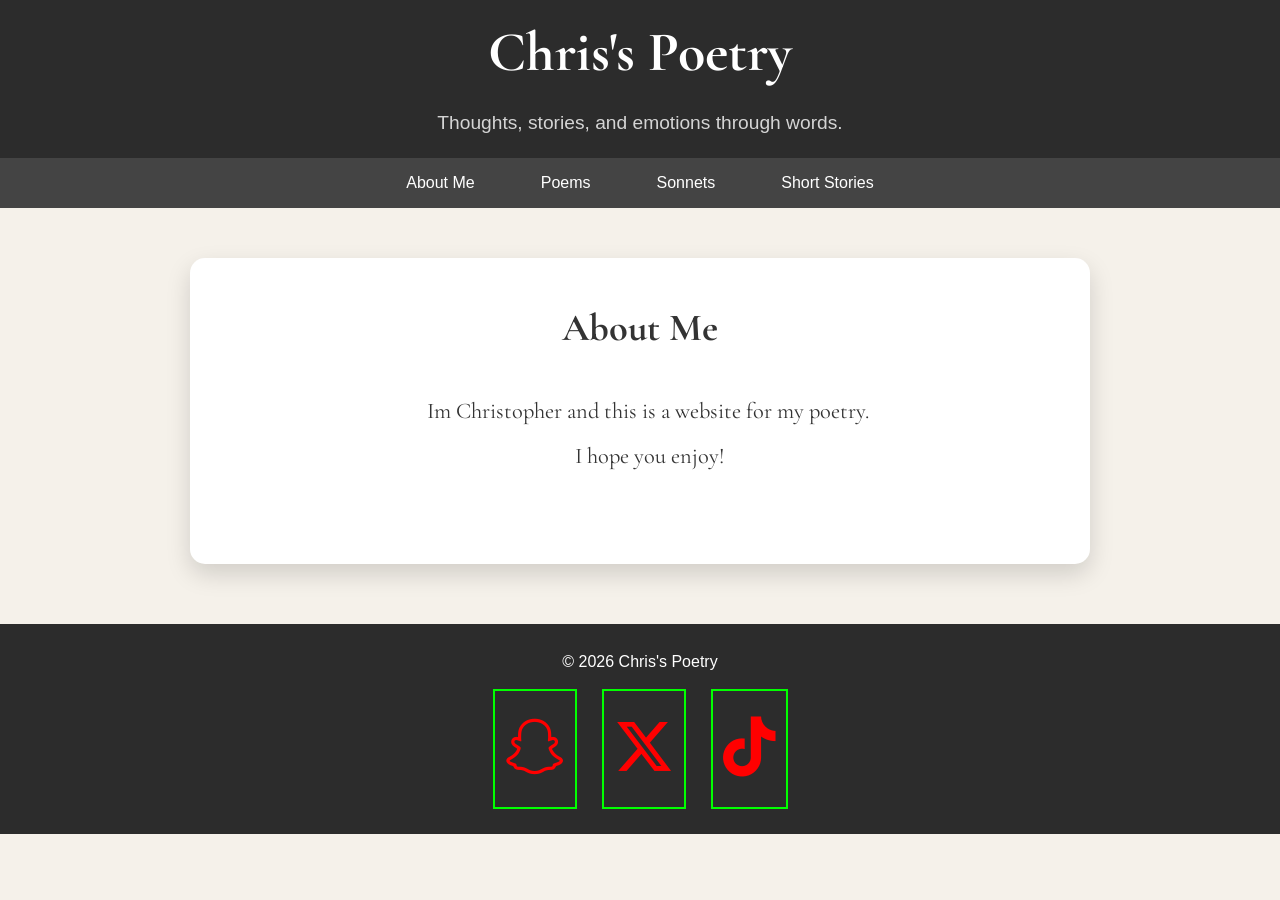
<file: index.html>
<!DOCTYPE html>
<html lang="en">
<head>
    <title>Chris's Poetry</title>
    <meta charset="UTF-8">
    <meta name="viewport" content="width=device-width, initial-scale=1.0">

    <!-- Google Font -->
    <link href="https://fonts.googleapis.com/css2?family=Cormorant+Garamond:wght@400;600&display=swap" rel="stylesheet">

    <link rel="stylesheet" href="main.css">
    <link rel="stylesheet"
href="https://cdnjs.cloudflare.com/ajax/libs/font-awesome/6.7.2/css/all.min.css">
</head>

<body>

<header>
    <h1>Chris's Poetry</h1>
    <p>Thoughts, stories, and emotions through words.</p>
</header>

<nav class="navbar">
    <ul>
        <li><a href="index.html">About Me</a></li>
        <li><a href="poems.html">Poems</a></li>
        <li><a href="sonnets.html">Sonnets</a></li>
        <li><a href="shortStories.html">Short Stories</a></li>
    </ul>
</nav>

<main>

<section class="poem-card">

<h2> About Me </h2>
<pre>
    Im Christopher and this is a website for my poetry. 
    I hope you enjoy!

</pre>

</section>

</main>

<footer>
    <p>© 2026 Chris's Poetry</p>
    <div class="social-links">
        <a href="" target="_blank">
            <i class="fab fa-snapchat"></i>
        </a>

        <a href="" target="_blank">
            <i class="fab fa-x-twitter"></i>
        </a>

        <a href="" target="_blank">
            <i class="fab fa-tiktok"></i>
        </a>
    </div>
</footer>

</body>
</html>
</file>
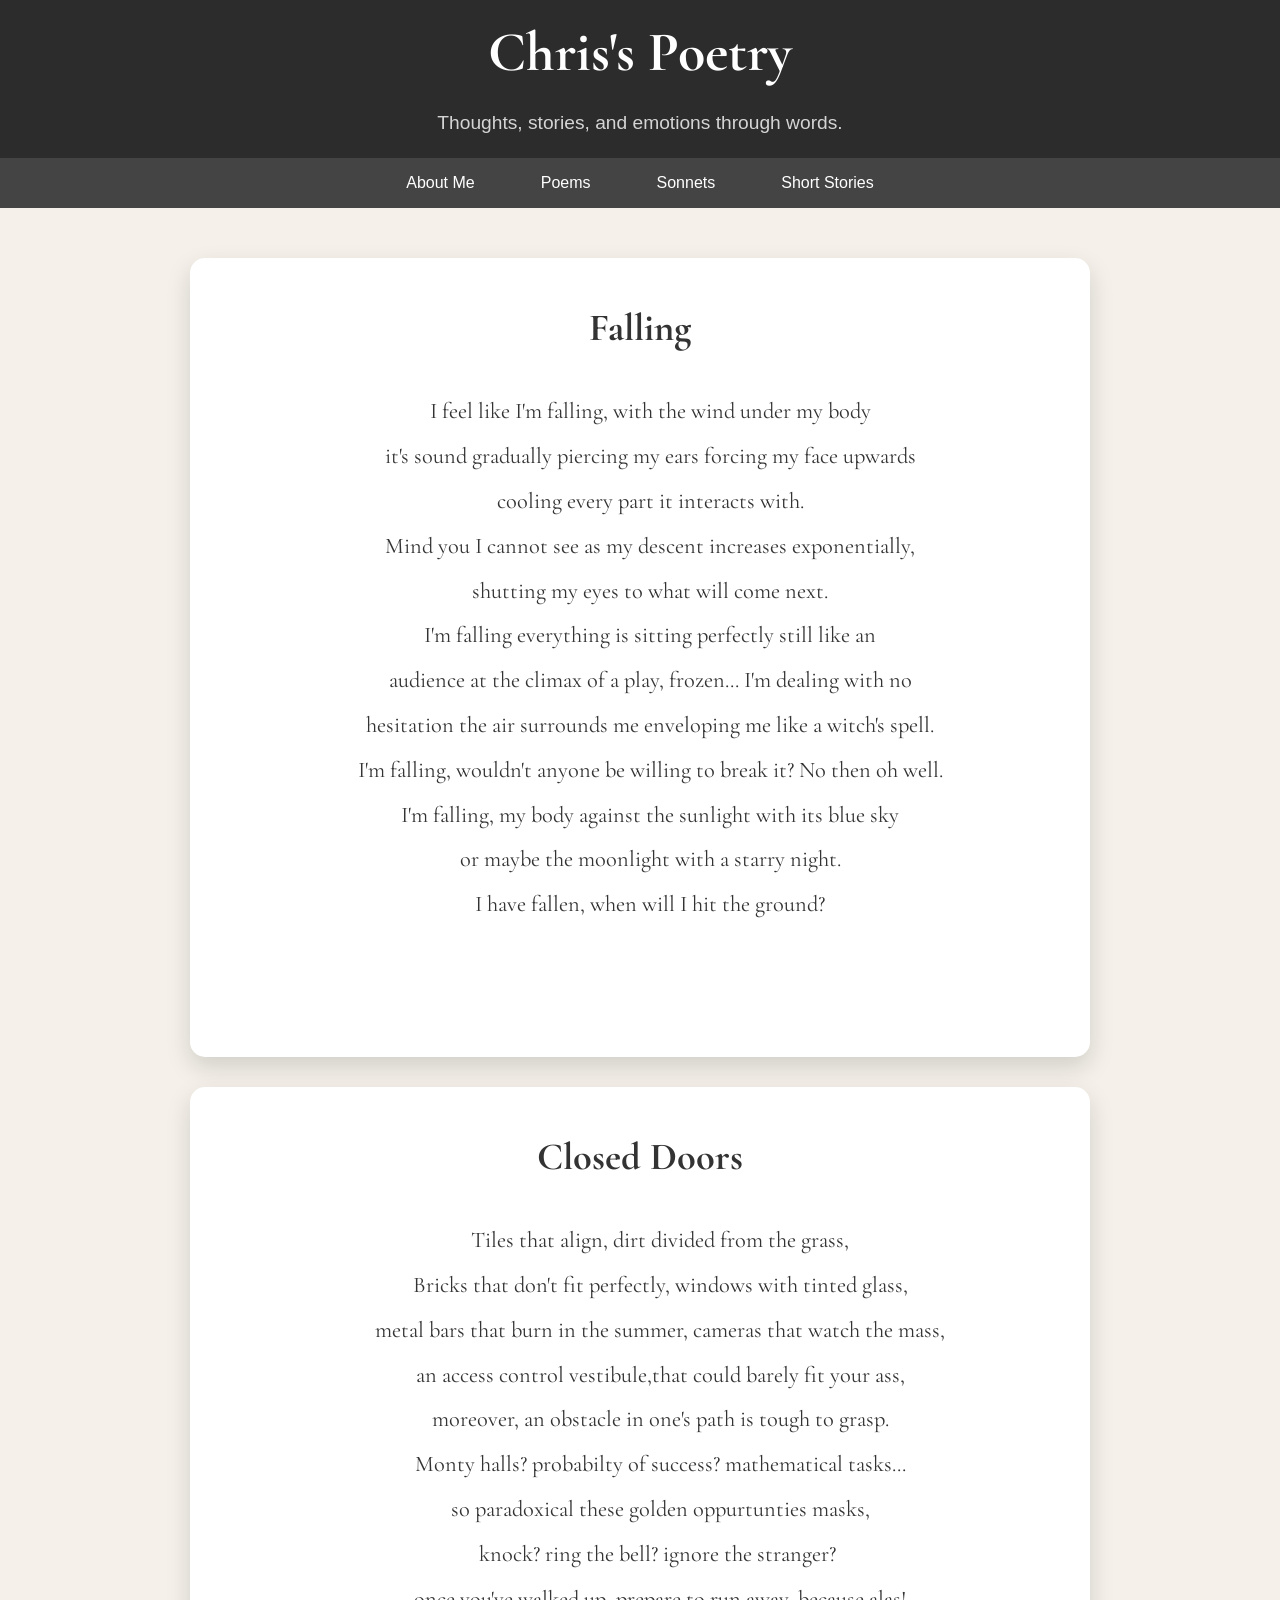
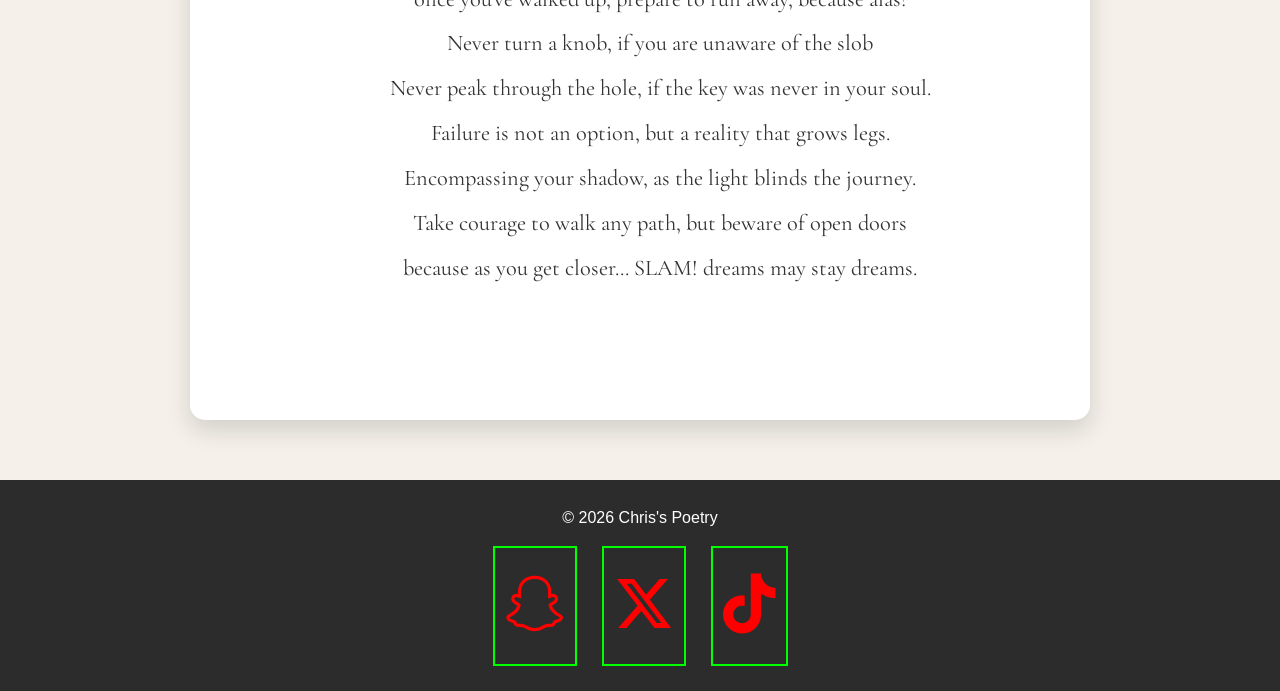
<file: poems.html>
<!DOCTYPE html>
<html lang="en">
<head>
    <title>Chris's Poetry</title>
    <meta charset="UTF-8">
    <meta name="viewport" content="width=device-width, initial-scale=1.0">

    <!-- Google Font -->
    <link href="https://fonts.googleapis.com/css2?family=Cormorant+Garamond:wght@400;600&display=swap" rel="stylesheet">

    <link rel="stylesheet" href="main.css">
    <link rel="stylesheet"
href="https://cdnjs.cloudflare.com/ajax/libs/font-awesome/6.7.2/css/all.min.css">
</head>

<body>

<header>
    <h1>Chris's Poetry</h1>
    <p>Thoughts, stories, and emotions through words.</p>
</header>

<nav class="navbar">
    <ul>
        <li><a href="index.html">About Me</a></li>
        <li><a href="poems.html">Poems</a></li>
        <li><a href="sonnets.html">Sonnets</a></li>
        <li><a href="shortStories.html">Short Stories</a></li>
    </ul>
</nav>

<main>

<section class="poem-card">

<h2> Falling </h2>

<pre>
    I feel like I'm falling, with the wind under my body
    it's sound gradually piercing my ears forcing my face upwards
    cooling every part it interacts with.
    Mind you I cannot see as my descent increases exponentially,
    shutting my eyes to what will come next.
    I'm falling everything is sitting perfectly still like an
    audience at the climax of a play, frozen... I'm dealing with no
    hesitation the air surrounds me enveloping me like a witch's spell.
    I'm falling, wouldn't anyone be willing to break it? No then oh well.
    I'm falling, my body against the sunlight with its blue sky
    or maybe the moonlight with a starry night.
    I have fallen, when will I hit the ground?


</pre>

</section>

<section class="poem-card">

<h2> Closed Doors </h2>

<pre>
        Tiles that align, dirt divided from the grass,
        Bricks that don't fit perfectly, windows with tinted glass,
        metal bars that burn in the summer, cameras that watch the mass,
        an access control vestibule,that could barely fit your ass,
        moreover, an obstacle in one's path is tough to grasp.
        Monty halls? probabilty of success? mathematical tasks...
        so paradoxical these golden oppurtunties masks,
        knock? ring the bell? ignore the stranger? 
        once you've walked up, prepare to run away, because alas!
        Never turn a knob, if you are unaware of the slob
        Never peak through the hole, if the key was never in your soul.
        Failure is not an option, but a reality that grows legs.
        Encompassing your shadow, as the light blinds the journey.
        Take courage to walk any path, but beware of open doors
        because as you get closer... SLAM! dreams may stay dreams.


</pre>

</section>
</main>

<footer>
    <p>© 2026 Chris's Poetry</p>
    <div class="social-links">
        <a href="" target="_blank">
            <i class="fab fa-snapchat"></i>
        </a>

        <a href="" target="_blank">
            <i class="fab fa-x-twitter"></i>
        </a>

        <a href="" target="_blank">
            <i class="fab fa-tiktok"></i>
        </a>
    </div>
</footer>

</body>
</html>
</file>
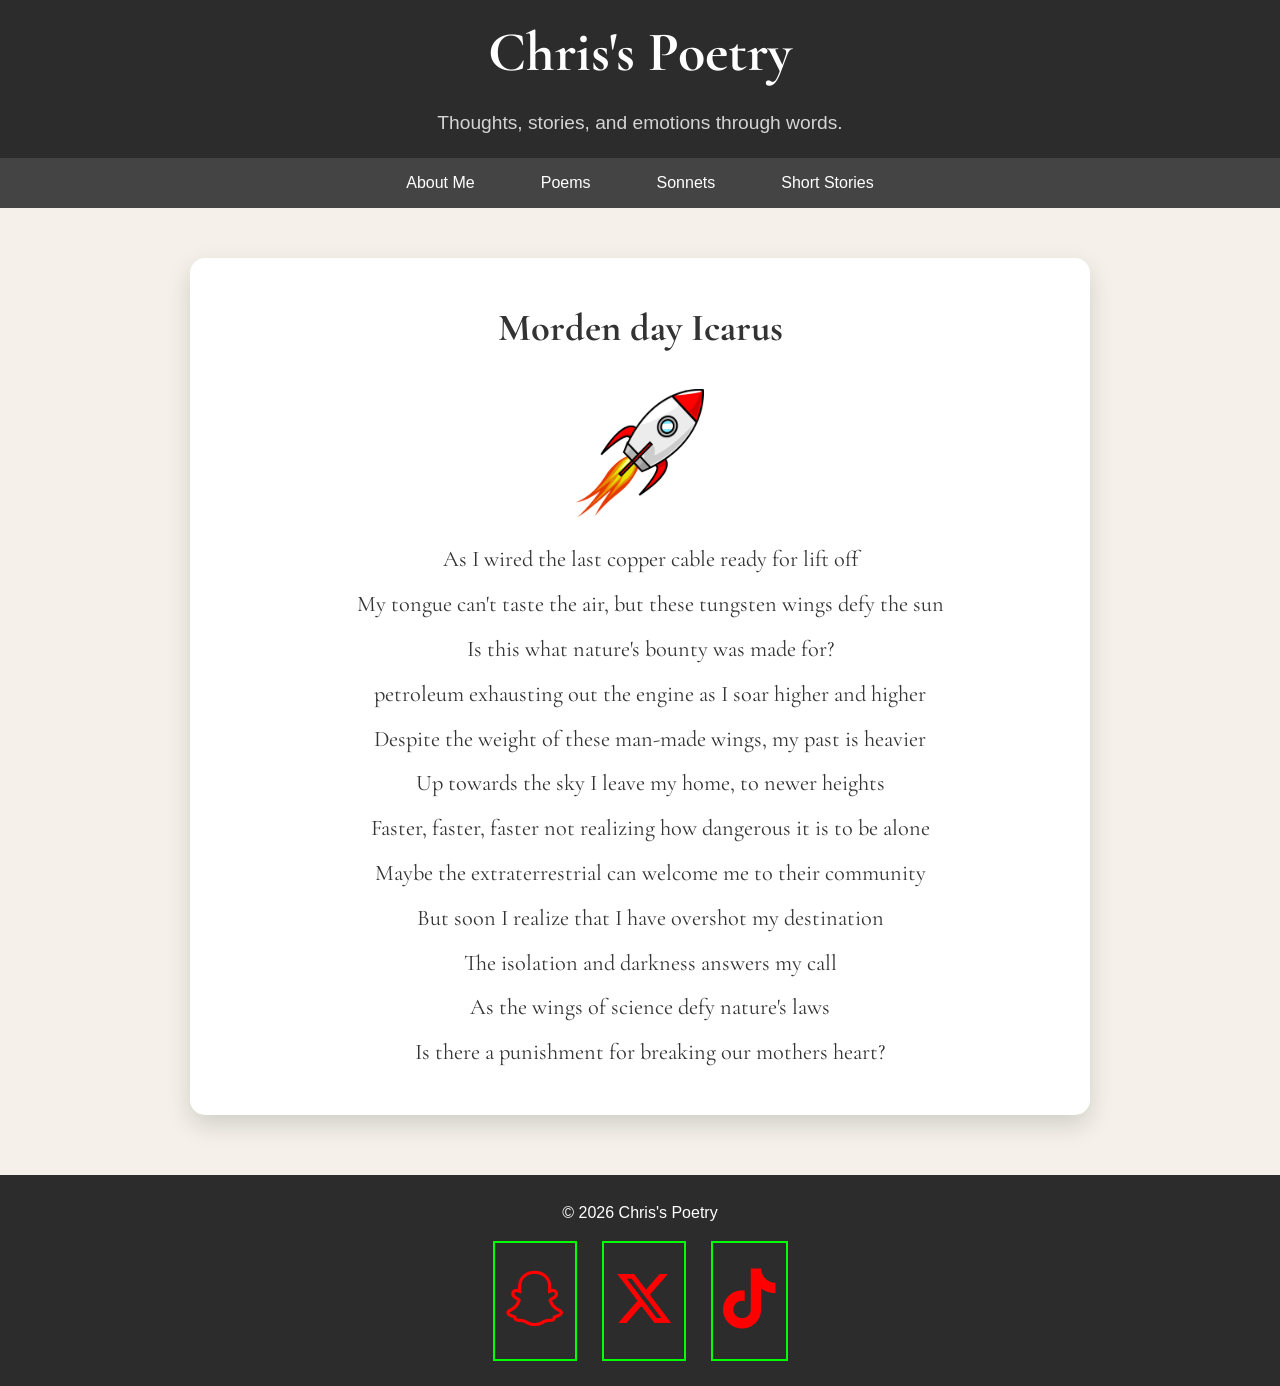
<file: shortStories.html>
<!DOCTYPE html>
<html lang="en">
<head>
    <title>Chris's Poetry</title>
    <meta charset="UTF-8">
    <meta name="viewport" content="width=device-width, initial-scale=1.0">

    <!-- Google Font -->
    <link href="https://fonts.googleapis.com/css2?family=Cormorant+Garamond:wght@400;600&display=swap" rel="stylesheet">

    <link rel="stylesheet" href="main.css">

    <link rel="stylesheet" href="https://cdnjs.cloudflare.com/ajax/libs/font-awesome/6.7.2/css/all.min.css">
</head>

<body>

<header>
    <h1>Chris's Poetry</h1>
    <p>Thoughts, stories, and emotions through words.</p>
</header>

<nav class="navbar">
    <ul>
        <li><a href="index.html">About Me</a></li>
        <li><a href="poems.html">Poems</a></li>
        <li><a href="sonnets.html">Sonnets</a></li>
        <li><a href="shortStories.html">Short Stories</a></li>
    </ul>
</nav>

<main>

<section class="poem-card">

<h2> Morden day Icarus </h2>
<img src="rocket.png" alt="Rocket" class="poem-image">
<pre>
    As I wired the last copper cable ready for lift off
    My tongue can't taste the air, but these tungsten wings defy the sun
    Is this what nature's bounty was made for?
    petroleum exhausting out the engine as I soar higher and higher
    Despite the weight of these man-made wings, my past is heavier
    Up towards the sky I leave my home, to newer heights
    Faster, faster, faster not realizing how dangerous it is to be alone
    Maybe the extraterrestrial can welcome me to their community
    But soon I realize that I have overshot my destination
    The isolation and darkness answers my call
    As the wings of science defy nature's laws
    Is there a punishment for breaking our mothers heart?
</pre>

</section>


</main>

<footer>
    <p>© 2026 Chris's Poetry</p>
    <div class="social-links">
   <a href="" target="_blank">
            <i class="fab fa-snapchat"></i>
        </a>

        <a href="" target="_blank">
            <i class="fab fa-x-twitter"></i>
        </a>

        <a href="" target="_blank">
            <i class="fab fa-tiktok"></i>
        </a>
    </div>
</footer>

</body>
</html>
</file>
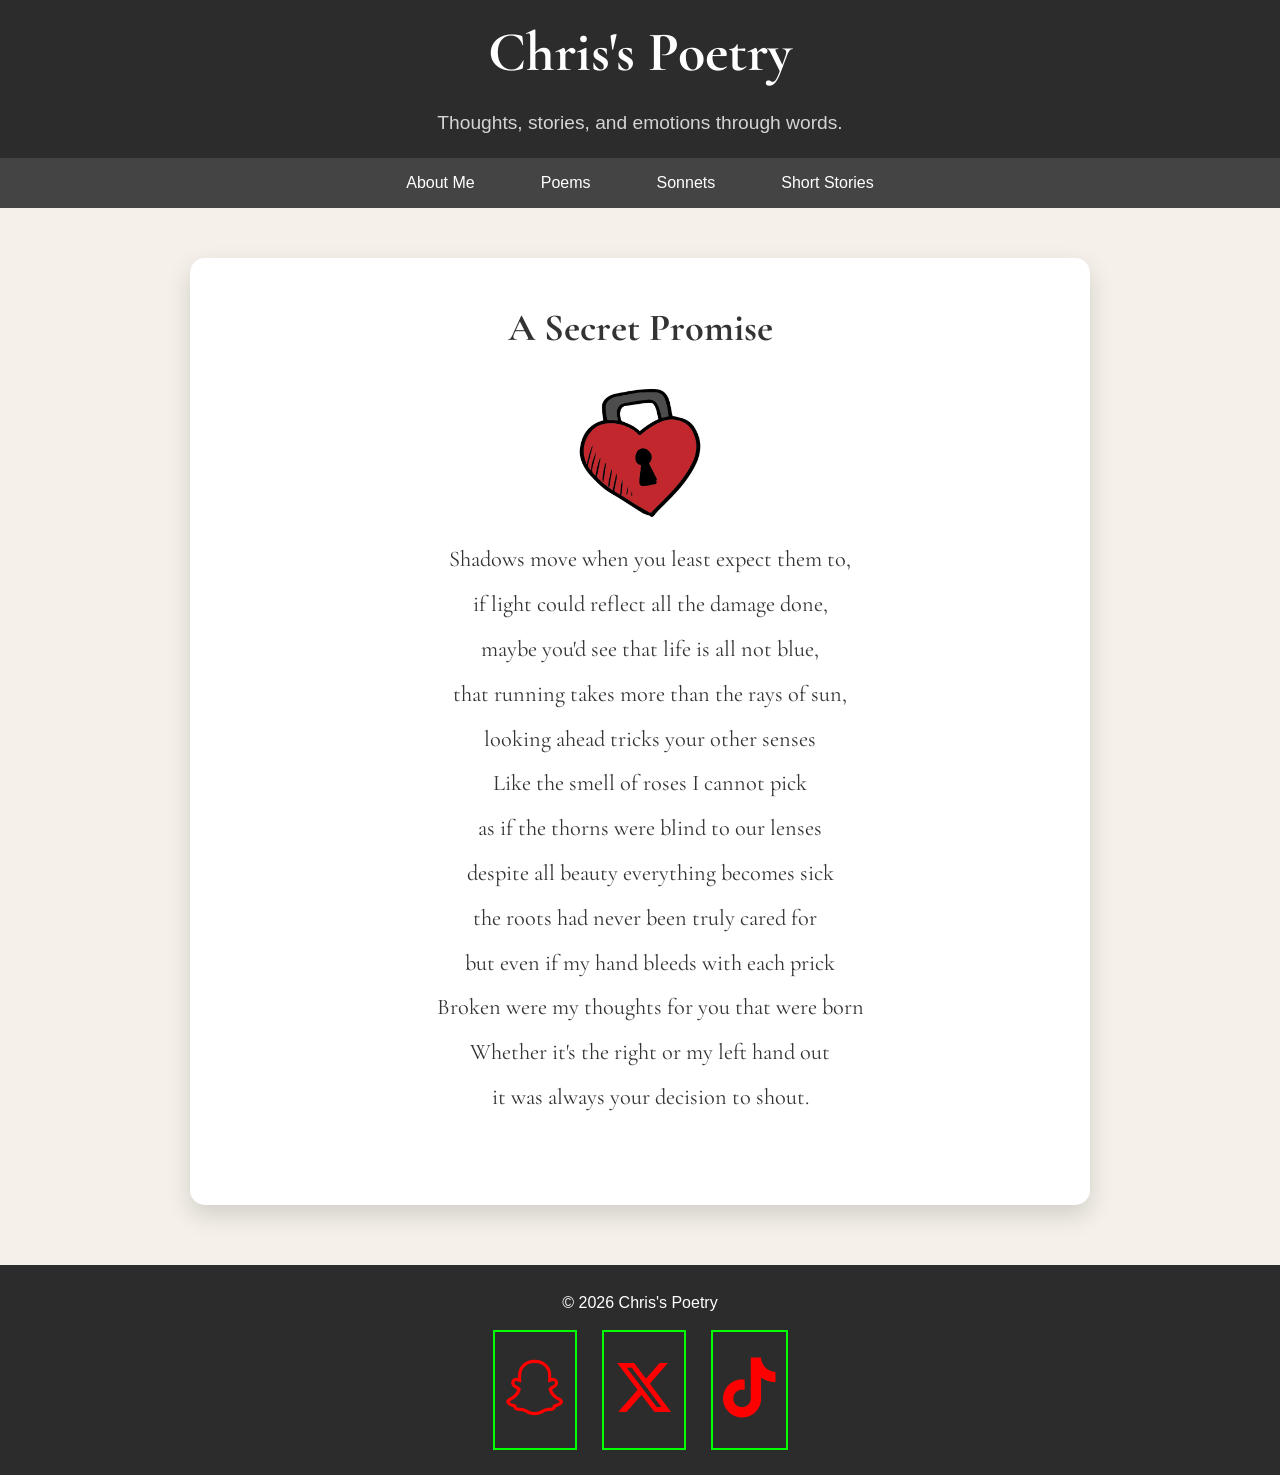
<file: sonnets.html>
<!DOCTYPE html>
<html lang="en">
<head>
    <title>Chris's Poetry</title>
    <meta charset="UTF-8">
    <meta name="viewport" content="width=device-width, initial-scale=1.0">

    <!-- Google Font -->
    <link href="https://fonts.googleapis.com/css2?family=Cormorant+Garamond:wght@400;600&display=swap" rel="stylesheet">

    <link rel="stylesheet" href="main.css">
    <link rel="stylesheet"
href="https://cdnjs.cloudflare.com/ajax/libs/font-awesome/6.7.2/css/all.min.css">
</head>

<body>

<header>
    <h1>Chris's Poetry</h1>
    <p>Thoughts, stories, and emotions through words.</p>
</header>

<nav class="navbar">
    <ul>
        <li><a href="index.html">About Me</a></li>
        <li><a href="poems.html">Poems</a></li>
        <li><a href="sonnets.html">Sonnets</a></li>
        <li><a href="shortStories.html">Short Stories</a></li>
    </ul>
</nav>

<main>

<section class="poem-card">

<h2>A Secret Promise </h2>
<img src="heartAndLock.png" alt="Heart and Lock" class="poem-image">
<pre>
    Shadows move when you least expect them to,
    if light could reflect all the damage done,
    maybe you'd see that life is all not blue,
    that running takes more than the rays of sun,
    looking ahead tricks your other senses
    Like the smell of roses I cannot pick
    as if the thorns were blind to our lenses
    despite all beauty everything becomes sick
    the roots had never been truly cared for  
    but even if my hand bleeds with each prick
    Broken were my thoughts for you that were born
    Whether it's the right or my left hand out
    it was always your decision to shout.

</pre>

</section>


</main>

<footer>
    <p>© 2026 Chris's Poetry</p>
    <div class="social-links">
        <a href="https://www.snapchat.com" target="_blank">
            <i class="fab fa-snapchat"></i>
        </a>

        <a href="http" target="_blank">
            <i class="fab fa-x-twitter"></i>
        </a>

        <a href="http" target="_blank">
            <i class="fab fa-tiktok"></i>
        </a>
    </div>
</footer>

</body>
</html>
</file>
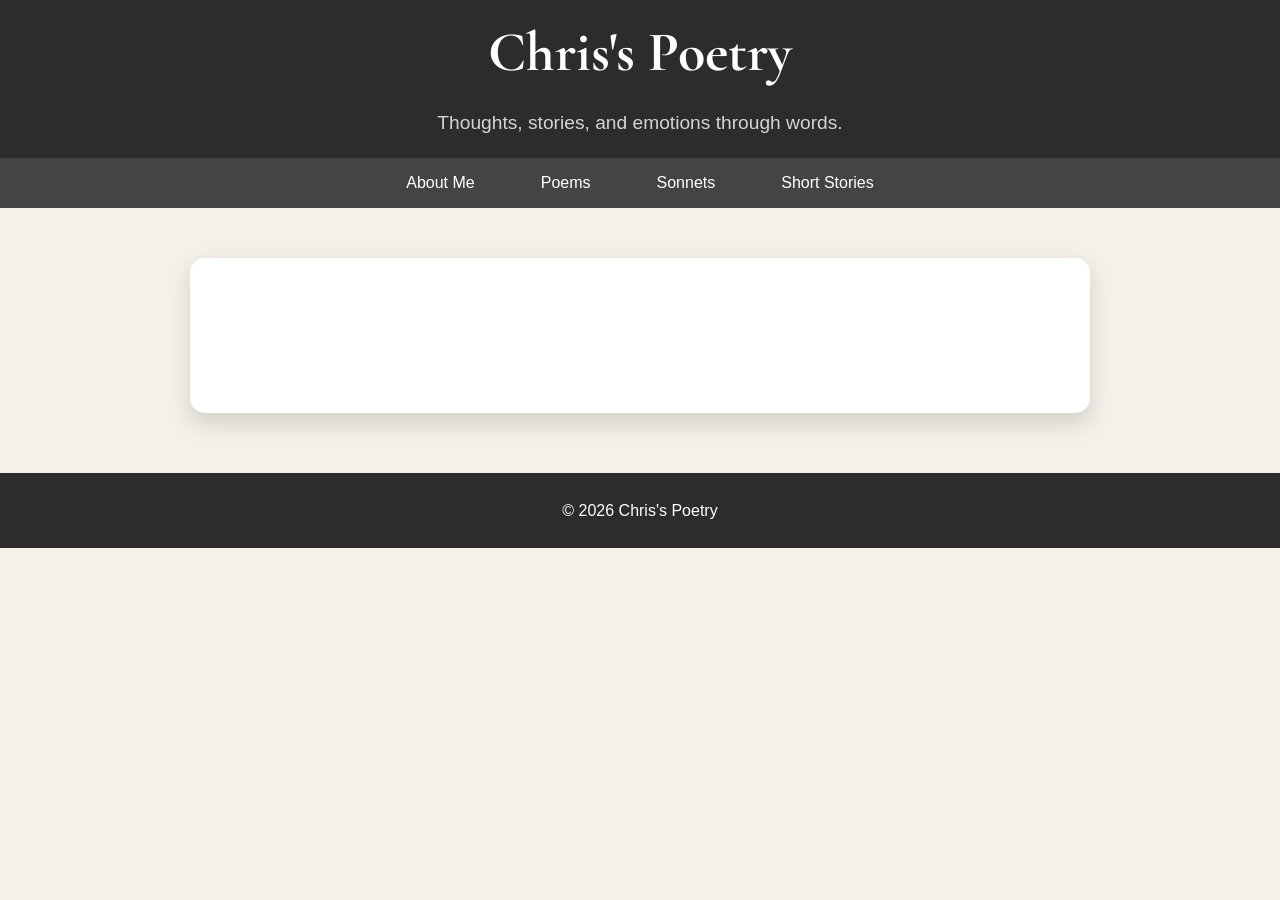
<file: test.html>
<!DOCTYPE html>
<html lang="en">
<head>
    <title>Chris's Poetry</title>
    <meta charset="UTF-8">
    <meta name="viewport" content="width=device-width, initial-scale=1.0">

    <!-- Google Font -->
    <link href="https://fonts.googleapis.com/css2?family=Cormorant+Garamond:wght@400;600&display=swap" rel="stylesheet">

    <link rel="stylesheet" href="main.css">
</head>

<body>

<header>
    <h1>Chris's Poetry</h1>
    <p>Thoughts, stories, and emotions through words.</p>
</header>

<nav class="navbar">
    <ul>
        <li><a href="Main.html">About Me</a></li>
        <li><a href="Poems.html">Poems</a></li>
        <li><a href="sonnets.html">Sonnets</a></li>
        <li><a href="shortStories.html">Short Stories</a></li>
    </ul>
</nav>

<main>

<section class="poem-card">

<h2></h2>

<pre>

</pre>

</section>

</main>

<footer>
    <p>© 2026 Chris's Poetry</p>
</footer>

</body>
</html>
</file>
<file: main.css>
*{
    margin:0;
    padding:0;
    box-sizing:border-box;
}

/* Body */

body{
    background:#f5f1ea;
    color:#333;
    font-family:Arial, sans-serif;
    line-height:1.6;
}

/* Header */

header{
    background:#2c2c2c;
    color:white;
    text-align:center;
    padding:8px 20px 20px;
}

header h1{
    font-family:'Cormorant Garamond', serif;
    font-size:3.5rem;
    margin-bottom:10px;
}

header p{
    font-size:1.2rem;
    opacity:.8;
}

/* Navigation */

.navbar{
    background:#444;
}

.navbar ul{
    display:flex;
    justify-content:center;
    list-style:none;
}

.navbar li{
    margin:0 15px;
}

.navbar a{
    display:block;
    padding:12px 18px;
    color:white;
    text-decoration:none;
    transition:.3s;
}

.navbar a:hover{
    background:#d4af37;
    color:black;
}

/* Main */

main{
    width:90%;
    max-width:900px;
    margin:50px auto;
    display:flex;
    flex-direction:column;
    gap:30px;
}

/* Poem Card */

.poem-card{
    background:white;
    padding:40px;
    border-radius:15px;
    box-shadow:0 10px 25px rgba(0,0,0,.15);
}

.poem-card .poem-image{
    display:block;
    width:128px;
    height:128px;
    margin:0 auto 20px;
}

.poem-card h2{
    text-align:center;
    margin-bottom:30px;
    font-family:'Cormorant Garamond', serif;
    font-size:2.4rem;
}

.poem-card pre{
    white-space:pre-wrap;
    font-family:'Cormorant Garamond', serif;
    font-size:1.4rem;
    line-height:2;
    text-align:center;
}

/* Footer */

footer{
    background:#2c2c2c;
    color:white;
    text-align:center;
    padding:25px;
    margin-top:60px;
}

.social-links{
    display:flex;
    justify-content:center;
    align-items:center;
    gap:25px;
    margin-top:15px;
}

.social-links a{
    color:red;          /* Bright color for testing */
    font-size:60px;     /* Make icons very large */
    text-decoration:none;
    border:2px solid lime; /* Shows where the link is */
    padding:10px;
}

.social-links a:hover{
    color:blue;
    transform:scale(1.2);
}


@media(max-width:700px){

    .navbar ul{
        flex-direction:column;
    }

    .navbar li{
        margin:0;
    }

    header h1{
        font-size:2.5rem;
    }

    .poem-card{
        padding:25px;
    }

    .poem-card pre{
        font-size:1.2rem;
    }
}
</file>
